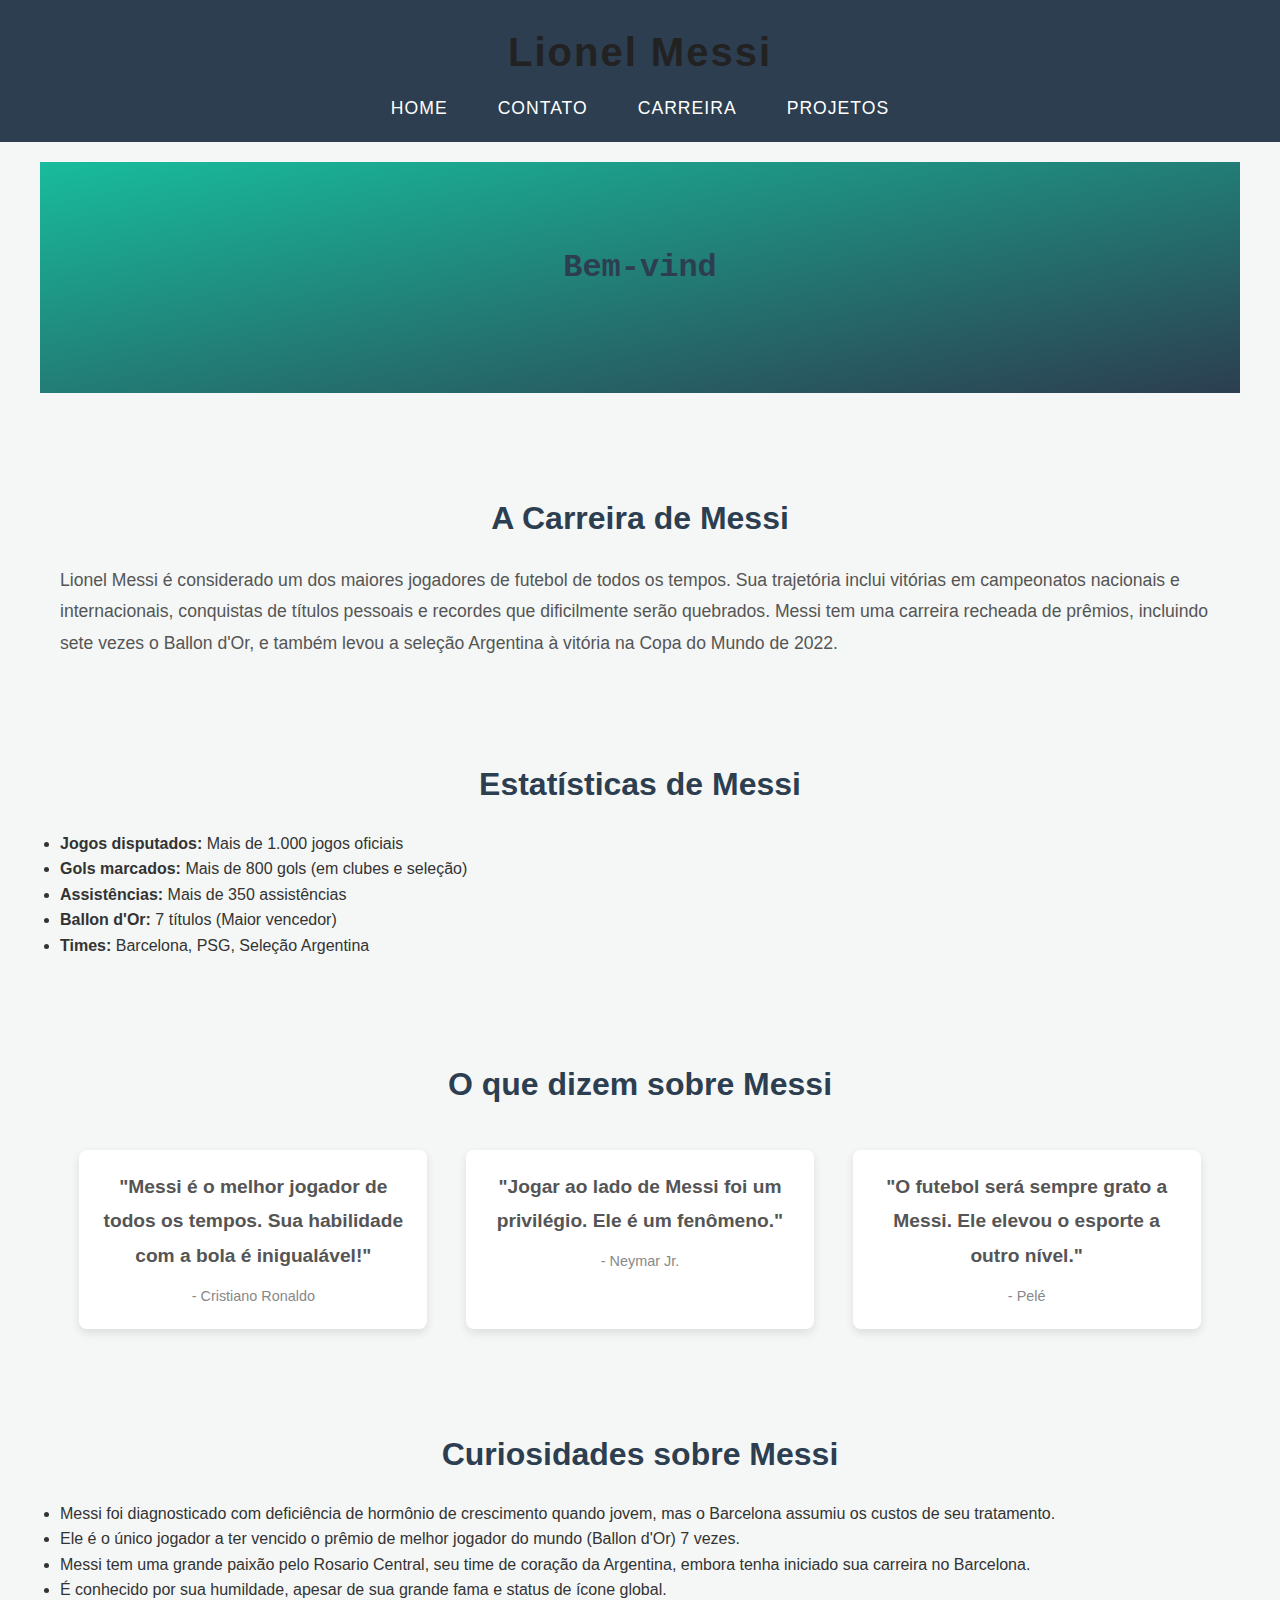
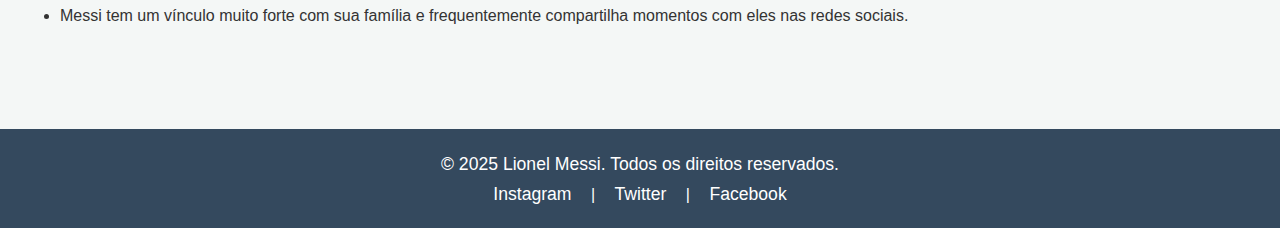
<file: index.html>
<!DOCTYPE html>
<html lang="pt-br">
<head>
    <meta charset="UTF-8">
    <meta name="viewport" content="width=device-width, initial-scale=1.0">
    <title>Lionel Messi - O Melhor do Mundo</title>
    <link rel="stylesheet" href="style.css">
</head>
<body>

    <!-- Header com o nome e navegação -->
    <header>
        <h1>Lionel Messi</h1>
        <nav>
            <ul>
                <li><a href="index.html">Home</a></li>
                <li><a href="contato.html">Contato</a></li>
                <li><a href="carreira.html">Carreira</a></li>
                <li><a href="projetos.html">Projetos</a></li>
            </ul>
        </nav>
    </header>

    <!-- Seção de Introdução com Efeito de Digitação -->
    <section id="intro">
        <h2 id="typed-output"></h2>
    </section>

    <!-- Seção de Carreira -->
    <main>
        <section>
            <h2>A Carreira de Messi</h2>
            <p>Lionel Messi é considerado um dos maiores jogadores de futebol de todos os tempos. Sua trajetória inclui vitórias em campeonatos nacionais e internacionais, conquistas de títulos pessoais e recordes que dificilmente serão quebrados. Messi tem uma carreira recheada de prêmios, incluindo sete vezes o Ballon d'Or, e também levou a seleção Argentina à vitória na Copa do Mundo de 2022.</p>
        </section>

        <section>
            <h2>Estatísticas de Messi</h2>
            <ul>
                <li><strong>Jogos disputados:</strong> Mais de 1.000 jogos oficiais</li>
                <li><strong>Gols marcados:</strong> Mais de 800 gols (em clubes e seleção)</li>
                <li><strong>Assistências:</strong> Mais de 350 assistências</li>
                <li><strong>Ballon d'Or:</strong> 7 títulos (Maior vencedor)</li>
                <li><strong>Times:</strong> Barcelona, PSG, Seleção Argentina</li>
            </ul>
        </section>

        <!-- Seção de Depoimentos -->
        <section>
            <h2>O que dizem sobre Messi</h2>
            <div class="testimonials">
                <div class="testimonial">
                    <p>"Messi é o melhor jogador de todos os tempos. Sua habilidade com a bola é inigualável!"</p>
                    <p>- Cristiano Ronaldo</p>
                </div>
                <div class="testimonial">
                    <p>"Jogar ao lado de Messi foi um privilégio. Ele é um fenômeno."</p>
                    <p>- Neymar Jr.</p>
                </div>
                <div class="testimonial">
                    <p>"O futebol será sempre grato a Messi. Ele elevou o esporte a outro nível."</p>
                    <p>- Pelé</p>
                </div>
            </div>
        </section>

        <!-- Curiosidades -->
        <section>
            <h2>Curiosidades sobre Messi</h2>
            <ul>
                <li>Messi foi diagnosticado com deficiência de hormônio de crescimento quando jovem, mas o Barcelona assumiu os custos de seu tratamento.</li>
                <li>Ele é o único jogador a ter vencido o prêmio de melhor jogador do mundo (Ballon d'Or) 7 vezes.</li>
                <li>Messi tem uma grande paixão pelo Rosario Central, seu time de coração da Argentina, embora tenha iniciado sua carreira no Barcelona.</li>
                <li>É conhecido por sua humildade, apesar de sua grande fama e status de ícone global.</li>
                <li>Messi tem um vínculo muito forte com sua família e frequentemente compartilha momentos com eles nas redes sociais.</li>
            </ul>
        </section>
    </main>

    <!-- Footer com Links de Redes Sociais -->
    <footer>
        <p>&copy; 2025 Lionel Messi. Todos os direitos reservados.</p>
        <div>
            <a href="https://www.instagram.com/leomessi/" target="_blank">Instagram</a> |
            <a href="https://twitter.com/FCBarcelona" target="_blank">Twitter</a> |
            <a href="https://www.facebook.com/leomessi" target="_blank">Facebook</a>
        </div>
    </footer>

    <script>
        // Efeito de digitação na introdução
        const typedOutput = document.getElementById('typed-output');
        const text = "Bem-vindo ao site oficial de Lionel Messi! Explore sua carreira, projetos e muito mais.";
        let index = 0;

        function typeText() {
            if (index < text.length) {
                typedOutput.innerHTML += text.charAt(index);
                index++;
                setTimeout(typeText, 100);
            }
        }

        typeText(); // Inicia a digitação
    </script>

</body>
</html>
</file>
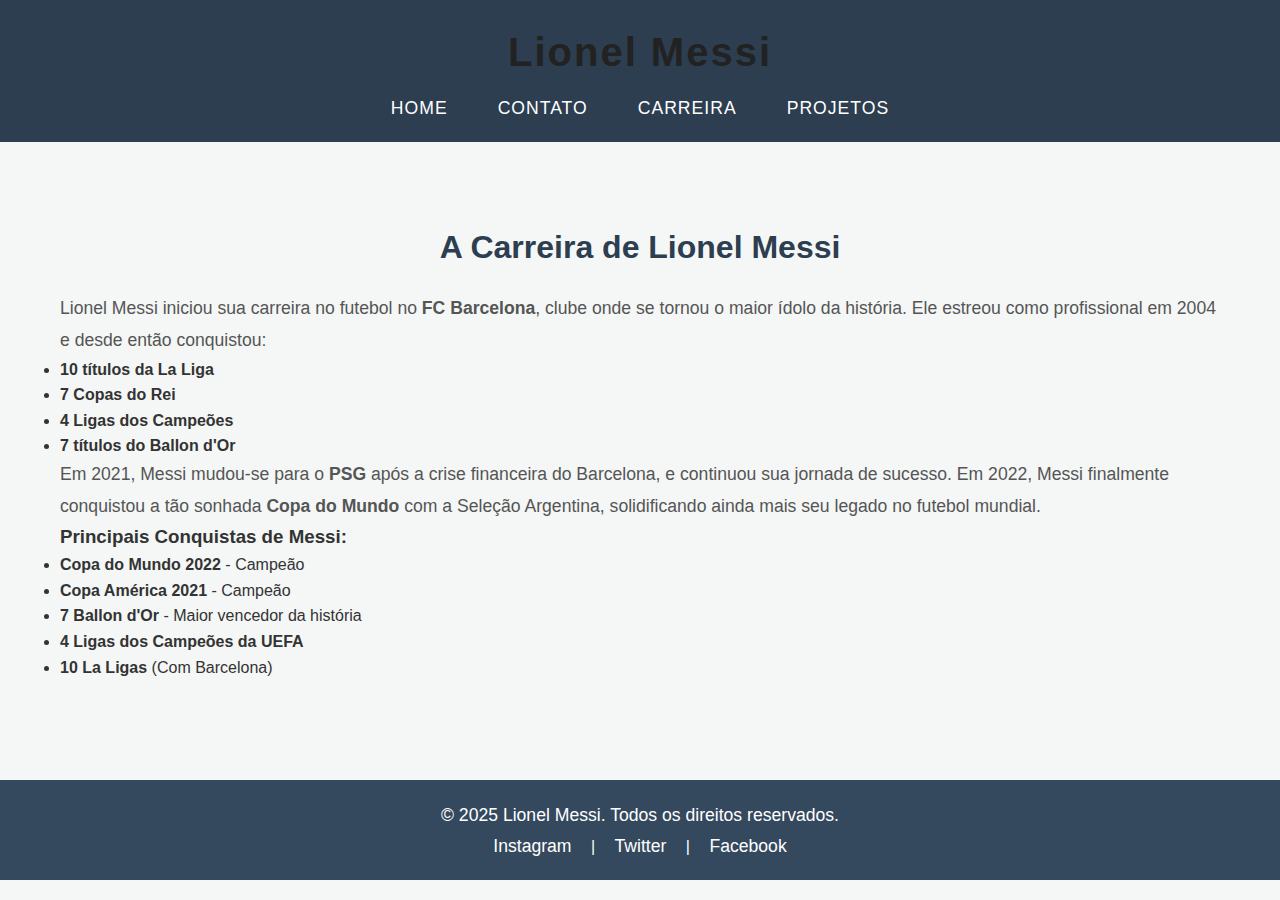
<file: carreira.html>
<!DOCTYPE html>
<html lang="pt-br">
<head>
    <meta charset="UTF-8">
    <meta name="viewport" content="width=device-width, initial-scale=1.0">
    <title>Carreira de Messi</title>
    <link rel="stylesheet" href="style.css">
</head>
<body>
    <header>
        <h1>Lionel Messi</h1>
        <nav>
            <ul>
                <li><a href="index.html">Home</a></li>
                <li><a href="contato.html">Contato</a></li>
                <li><a href="carreira.html">Carreira</a></li>
                <li><a href="projetos.html">Projetos</a></li>
            </ul>
        </nav>
    </header>

    <main>
        <section>
            <h2>A Carreira de Lionel Messi</h2>
            <p>Lionel Messi iniciou sua carreira no futebol no <strong>FC Barcelona</strong>, clube onde se tornou o maior ídolo da história. Ele estreou como profissional em 2004 e desde então conquistou:</p>
            <ul>
                <li><strong>10 títulos da La Liga</strong></li>
                <li><strong>7 Copas do Rei</strong></li>
                <li><strong>4 Ligas dos Campeões</strong></li>
                <li><strong>7 títulos do Ballon d'Or</strong></li>
            </ul>
            <p>Em 2021, Messi mudou-se para o <strong>PSG</strong> após a crise financeira do Barcelona, e continuou sua jornada de sucesso. Em 2022, Messi finalmente conquistou a tão sonhada <strong>Copa do Mundo</strong> com a Seleção Argentina, solidificando ainda mais seu legado no futebol mundial.</p>

            <h3>Principais Conquistas de Messi:</h3>
            <ul>
                <li><strong>Copa do Mundo 2022</strong> - Campeão</li>
                <li><strong>Copa América 2021</strong> - Campeão</li>
                <li><strong>7 Ballon d'Or</strong> - Maior vencedor da história</li>
                <li><strong>4 Ligas dos Campeões da UEFA</strong></li>
                <li><strong>10 La Ligas</strong> (Com Barcelona)</li>
            </ul>
        </section>
    </main>

    <footer>
        <p>&copy; 2025 Lionel Messi. Todos os direitos reservados.</p>
        <div>
            <a href="https://www.instagram.com/leomessi/" target="_blank">Instagram</a> |
            <a href="https://twitter.com/FCBarcelona" target="_blank">Twitter</a> |
            <a href="https://www.facebook.com/leomessi" target="_blank">Facebook</a>
        </div>
    </footer>
</body>
</html>
</file>
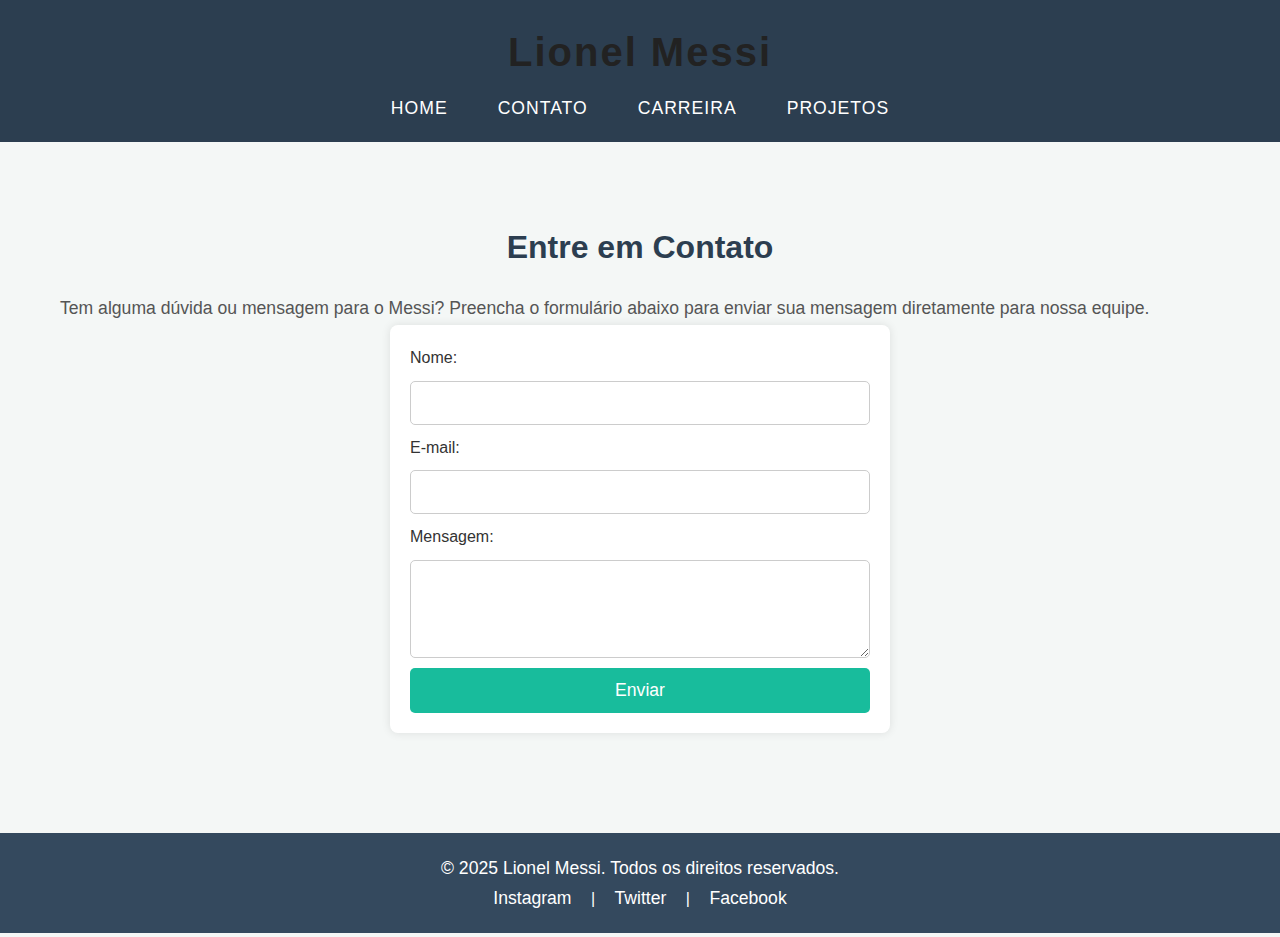
<file: contato.html>
<!DOCTYPE html>
<html lang="pt-br">
<head>
    <meta charset="UTF-8">
    <meta name="viewport" content="width=device-width, initial-scale=1.0">
    <title>Contato - Lionel Messi</title>
    <link rel="stylesheet" href="style.css">
</head>
<body>
    <header>
        <h1>Lionel Messi</h1>
        <nav>
            <ul>
                <li><a href="index.html">Home</a></li>
                <li><a href="contato.html">Contato</a></li>
                <li><a href="carreira.html">Carreira</a></li>
                <li><a href="projetos.html">Projetos</a></li>
            </ul>
        </nav>
    </header>

    <main>
        <section>
            <h2>Entre em Contato</h2>
            <p>Tem alguma dúvida ou mensagem para o Messi? Preencha o formulário abaixo para enviar sua mensagem diretamente para nossa equipe.</p>

            <form action="envio.php" method="POST">
                <label for="nome">Nome:</label>
                <input type="text" id="nome" name="nome" required>

                <label for="email">E-mail:</label>
                <input type="email" id="email" name="email" required>

                <label for="mensagem">Mensagem:</label>
                <textarea id="mensagem" name="mensagem" rows="4" required></textarea>

                <button type="submit">Enviar</button>
            </form>
        </section>
    </main>

    <footer>
        <p>&copy; 2025 Lionel Messi. Todos os direitos reservados.</p>
        <div>
            <a href="https://www.instagram.com/leomessi/" target="_blank">Instagram</a> |
            <a href="https://twitter.com/FCBarcelona" target="_blank">Twitter</a> |
            <a href="https://www.facebook.com/leomessi" target="_blank">Facebook</a>
        </div>
    </footer>
</body>
</html>
</file>
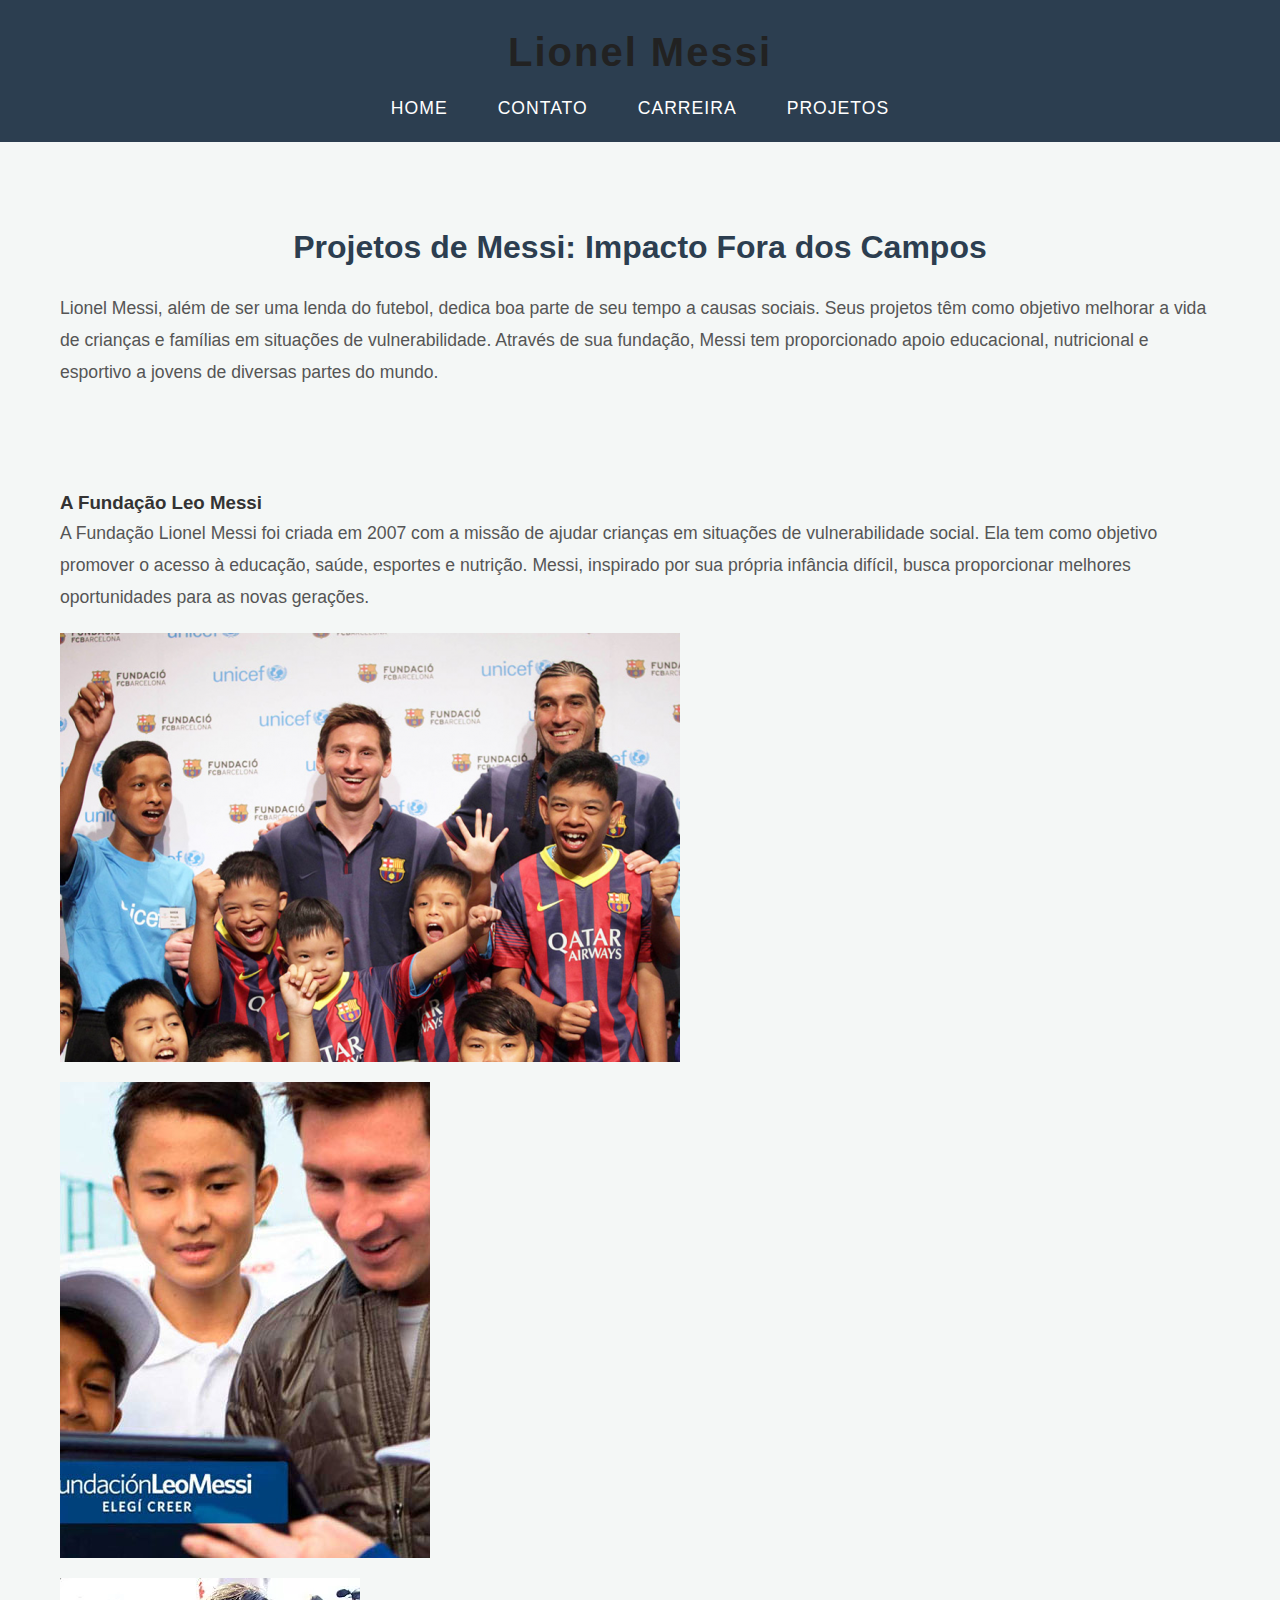
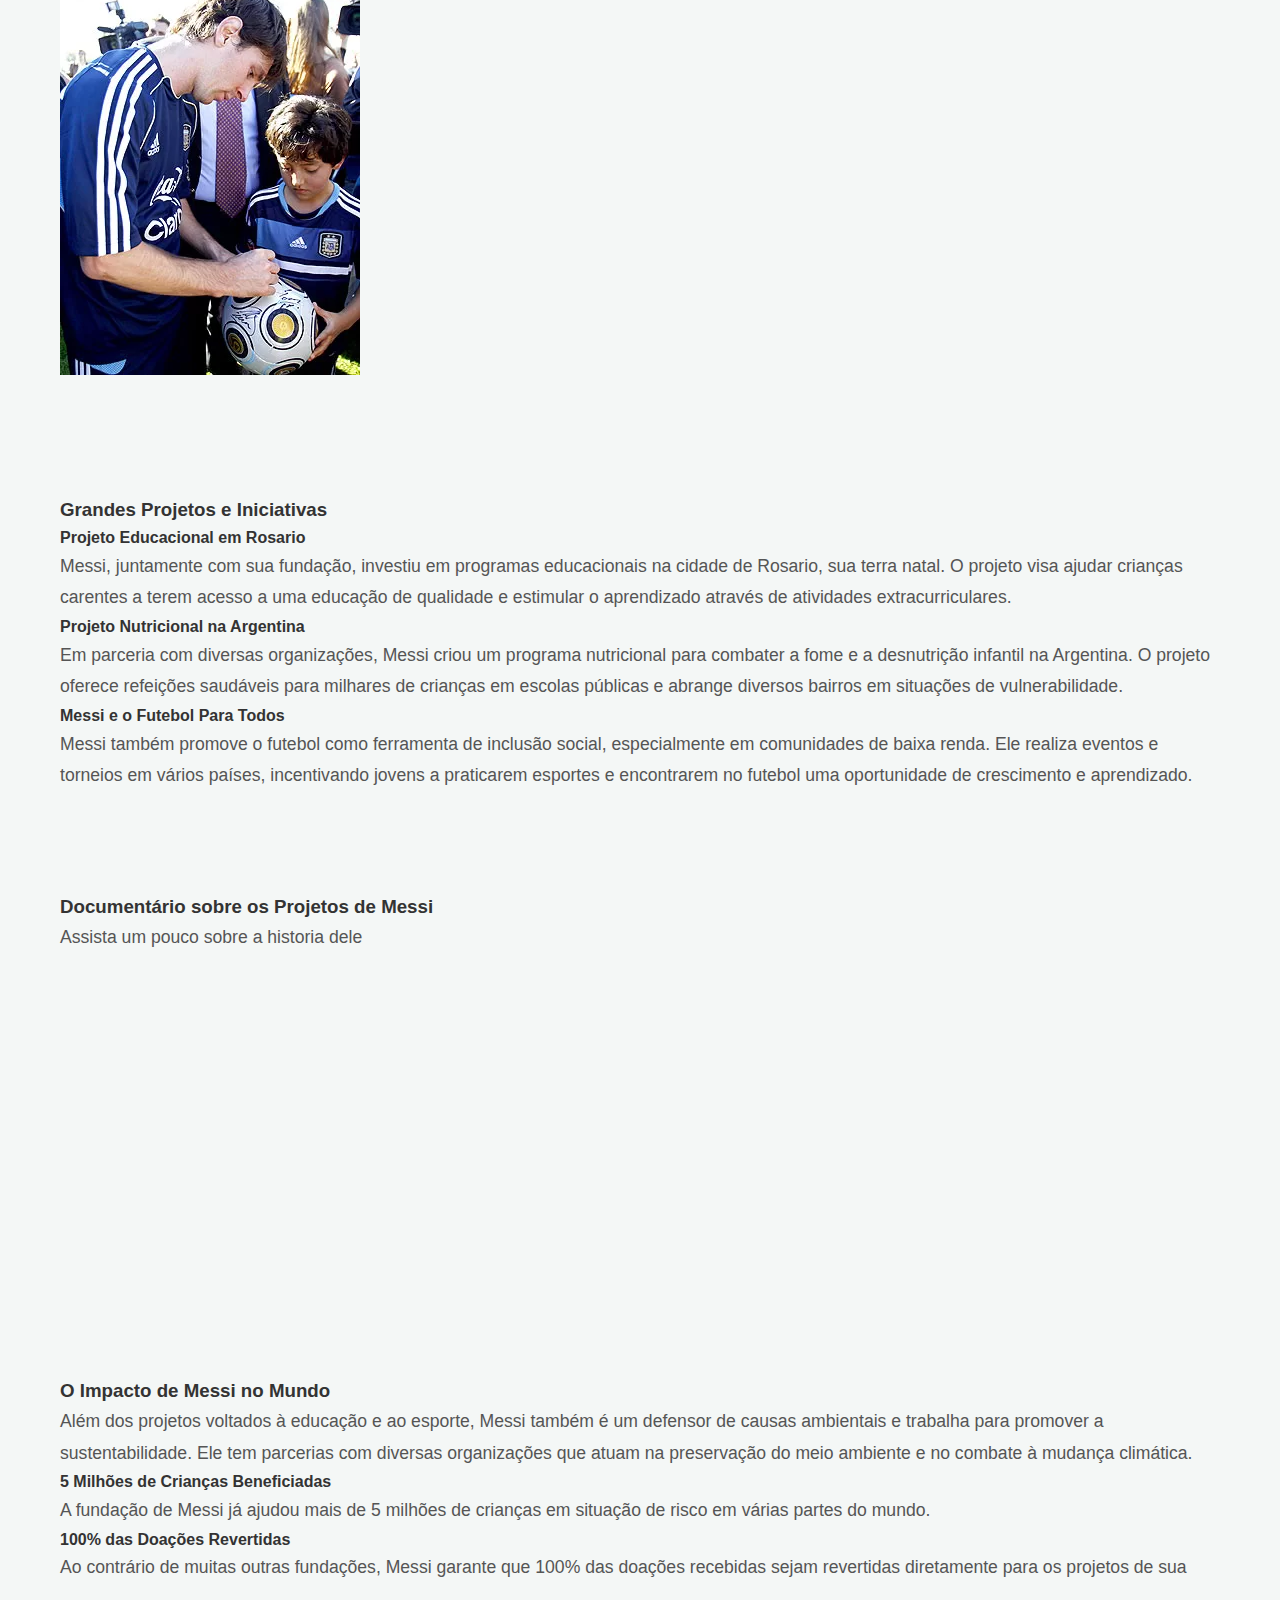
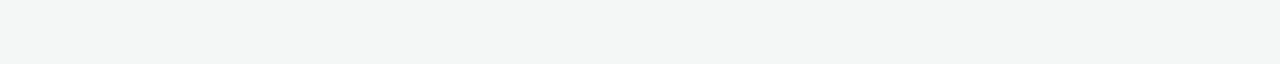
<file: projetos.html>
<!DOCTYPE html>
<html lang="pt-br">
<head>
    <meta charset="UTF-8">
    <meta name="viewport" content="width=device-width, initial-scale=1.0">
    <title>Projetos de Messi</title>
    <link rel="stylesheet" href="style.css">
</head>
<body>
    <header>
        <h1>Lionel Messi</h1>
        <nav>
            <ul>
                <li><a href="index.html">Home</a></li>
                <li><a href="contato.html">Contato</a></li>
                <li><a href="carreira.html">Carreira</a></li>
                <li><a href="projetos.html">Projetos</a></li>
            </ul>
        </nav>
    </header>

    <main>
        <section class="intro">
            <h2>Projetos de Messi: Impacto Fora dos Campos</h2>
            <p>Lionel Messi, além de ser uma lenda do futebol, dedica boa parte de seu tempo a causas sociais. Seus projetos têm como objetivo melhorar a vida de crianças e famílias em situações de vulnerabilidade. Através de sua fundação, Messi tem proporcionado apoio educacional, nutricional e esportivo a jovens de diversas partes do mundo.</p>
        </section>

        <section class="fundacao">
            <h3>A Fundação Leo Messi</h3>
            <p>A Fundação Lionel Messi foi criada em 2007 com a missão de ajudar crianças em situações de vulnerabilidade social. Ela tem como objetivo promover o acesso à educação, saúde, esportes e nutrição. Messi, inspirado por sua própria infância difícil, busca proporcionar melhores oportunidades para as novas gerações.</p>
            <div class="fundacao-gallery">
                <img src="img/slide_frontpage_deporte-620x429-83b5c5ea.png" alt="Projeto de esporte com a Fundação Messi">
                <img src="fundacao-2.jpg" alt="Atividades educacionais da Fundação Messi">
                <img src="img/messi_criancas_treino_efe_30.webp" alt="Crianças recebendo ajuda da Fundação Messi">
            </div>
        </section>

        <section class="projetos-grandes">
            <h3>Grandes Projetos e Iniciativas</h3>
            <div class="projeto">
                <h4>Projeto Educacional em Rosario</h4>
                <p>Messi, juntamente com sua fundação, investiu em programas educacionais na cidade de Rosario, sua terra natal. O projeto visa ajudar crianças carentes a terem acesso a uma educação de qualidade e estimular o aprendizado através de atividades extracurriculares.</p>
            </div>

            <div class="projeto">
                <h4>Projeto Nutricional na Argentina</h4>
                <p>Em parceria com diversas organizações, Messi criou um programa nutricional para combater a fome e a desnutrição infantil na Argentina. O projeto oferece refeições saudáveis para milhares de crianças em escolas públicas e abrange diversos bairros em situações de vulnerabilidade.</p>
            </div>

            <div class="projeto">
                <h4>Messi e o Futebol Para Todos</h4>
                <p>Messi também promove o futebol como ferramenta de inclusão social, especialmente em comunidades de baixa renda. Ele realiza eventos e torneios em vários países, incentivando jovens a praticarem esportes e encontrarem no futebol uma oportunidade de crescimento e aprendizado.</p>
            </div>
        </section>

        <section class="videos">
            <h3>Documentário sobre os Projetos de Messi</h3>
            <p>Assista um pouco sobre a historia dele</p>
            <iframe width="560" height="315" src="https://www.youtube.com/embed/TFexgoAwSxg?si=1_akWZyt8IY-ZFTH" title="YouTube video player" frameborder="0" allow="accelerometer; autoplay; clipboard-write; encrypted-media; gyroscope; picture-in-picture; web-share" referrerpolicy="strict-origin-when-cross-origin" allowfullscreen></iframe>   
        </section>

        <section class="impacto">
            <h3>O Impacto de Messi no Mundo</h3>
            <p>Além dos projetos voltados à educação e ao esporte, Messi também é um defensor de causas ambientais e trabalha para promover a sustentabilidade. Ele tem parcerias com diversas organizações que atuam na preservação do meio ambiente e no combate à mudança climática.</p>
            <div class="impacto-stats">
                <div class="stat">
                    <h4>5 Milhões de Crianças Beneficiadas</h4>
                    <p>A fundação de Messi já ajudou mais de 5 milhões de crianças em situação de risco em várias partes do mundo.</p>
                </div>
                <div class="stat">
                    <h4>100% das Doações Revertidas</h4>
                    <p>Ao contrário de muitas outras fundações, Messi garante que 100% das doações recebidas sejam revertidas diretamente para os projetos de sua
</file>
<file: style.css>
/* Reset básico */
* {
    margin: 0;
    padding: 0;
    box-sizing: border-box;
}

body {
    font-family: Arial, sans-serif;
    background-color: #f4f4f4;
    color: #333;
}

header {
    background-color: #333;
    color: #fff;
    padding: 10px;
    text-align: center;
}

nav ul {
    list-style: none;
    padding: 0;
}

nav ul li {
    display: inline;
    margin: 0 15px;
}

nav ul li a {
    color: #fff;
    text-decoration: none;
    font-size: 1.2rem;
}

footer {
    background-color: #333;
    color: #fff;
    text-align: center;
    padding: 10px;
    margin-top: 20px;
}

main {
    padding: 20px;
}

h1, h2 {
    color: #222;
}

form {
    background-color: #fff;
    padding: 20px;
    border-radius: 8px;
    box-shadow: 0 0 10px rgba(0, 0, 0, 0.1);
}

input, textarea {
    width: 100%;
    padding: 10px;
    margin: 10px 0;
    border: 1px solid #ddd;
    border-radius: 4px;
}

button {
    background-color: #333;
    color: #fff;
    padding: 10px 20px;
    border: none;
    cursor: pointer;
    border-radius: 4px;
}

button:hover {
    background-color: #555;
}

table {
    width: 100%;}
   
/* Reset básico */
* {
    margin: 0;
    padding: 0;
    box-sizing: border-box;
}

body {
    font-family: 'Arial', sans-serif;
    background-color: #f4f4f4;
    color: #333;
    line-height: 1.6;
}

header {
    background-color: #2c3e50;
    color: #fff;
    padding: 20px 0;
    text-align: center;
}

header h1 {
    font-size: 2.5rem;
    margin-bottom: 10px;
}

nav ul {
    list-style: none;
    padding: 0;
}

nav ul li {
    display: inline;
    margin: 0 20px;
}

nav ul li a {
    color: #fff;
    text-decoration: none;
    font-size: 1.2rem;
    transition: color 0.3s;
}

nav ul li a:hover {
    color: #18bc9c;
}

footer {
    background-color: #2c3e50;
    color: #fff;
    text-align: center;
    padding: 10px;
    margin-top: 20px;
}

main {
    padding: 20px;
}

h1, h2 {
    color: #222;
}

section {
    margin-bottom: 30px;
}

section h2 {
    font-size: 2rem;
    margin-bottom: 15px;
}

p {
    font-size: 1.1rem;
    line-height: 1.8;
}

/* Formulário de contato */
form {
    background-color: #fff;
    padding: 20px;
    border-radius: 8px;
    box-shadow: 0 0 10px rgba(0, 0, 0, 0.1);
    max-width: 600px;
    margin: 0 auto;
}

input, textarea {
    width: 100%;
    padding: 10px;
    margin: 10px 0;
    border: 1px solid #ccc;
    border-radius: 4px;
    font-size: 1rem;
}

button {
    background-color: #18bc9c;
    color: #fff;
    padding: 12px 20px;
    border: none;
    cursor: pointer;
    border-radius: 4px;
    font-size: 1.1rem;
    transition: background-color 0.3s;
}

button:hover {
    background-color: #16a085;
}

button:focus {
    outline: none;
}

/* Estilizando tabelas */
table {
    width: 100%;
    border-collapse: collapse;
    margin-top: 20px;
}

table th, table td {
    padding: 10px;
    text-align: left;
    border: 1px solid #ddd;
}

table th {
    background-color: #18bc9c;
    color: white;
}

table tr:nth-child(even) {
    background-color: #f4f4f4;
}

table tr:hover {
    background-color: #e9ecef;
    cursor: pointer;
}

/* Imagens */
img {
    max-width: 100%;
    height: auto;
    display: block;
    margin: 20px 0;
}

/* Responsividade */
@media (max-width: 768px) {
    header h1 {
        font-size: 2rem;
    }

    nav ul li {
        display: block;
        margin: 10px 0;
    }

    main {
        padding: 10px;
    }

    form {
        padding: 15px;
    }
}
/* Reset básico para garantir que o layout fique consistente em diferentes navegadores */
* {
    margin: 0;
    padding: 0;
    box-sizing: border-box;
}

/* Corpo da página */
body {
    font-family: 'Arial', sans-serif;
    background-color: #f4f7f6;
    color: #333;
    line-height: 1.6;
}

/* Header */
header {
    background-color: #2c3e50;
    color: #fff;
    padding: 20px 0;
    text-align: center;
}

header h1 {
    font-family: 'Roboto', sans-serif;
    font-size: 2.5rem;
    letter-spacing: 2px;
}

nav ul {
    list-style: none;
    display: flex;
    justify-content: center;
    margin-top: 10px;
}

nav ul li {
    margin: 0 15px;
}

nav ul li a {
    color: #fff;
    text-decoration: none;
    font-size: 1.1rem;
    padding: 10px;
    text-transform: uppercase;
    letter-spacing: 1px;
    transition: color 0.3s, background-color 0.3s;
}

nav ul li a:hover {
    color: #18bc9c;
    background-color: #34495e;
    border-radius: 5px;
}

/* Introdução com animação de digitação */
#intro {
    text-align: center;
    padding: 80px 0;
    background: linear-gradient(to bottom right, #18bc9c, #2c3e50);
    color: white;
}

#typed-output {
    font-size: 2rem;
    font-weight: bold;
    font-family: 'Courier New', Courier, monospace;
}

/* Seções */
section {
    padding: 40px 20px;
    margin: 20px auto;
    max-width: 1200px;
}

section h2 {
    font-size: 2rem;
    color: #2c3e50;
    margin-bottom: 20px;
    text-align: center;
}

section p {
    font-size: 1.1rem;
    line-height: 1.8;
    color: #555;
}

/* Depoimentos */
.testimonials {
    display: flex;
    justify-content: space-around;
    margin-top: 40px;
}

.testimonial {
    background-color: #fff;
    padding: 20px;
    width: 30%;
    border-radius: 8px;
    box-shadow: 0 4px 10px rgba(0, 0, 0, 0.1);
    text-align: center;
    transition: transform 0.3s, box-shadow 0.3s;
}

.testimonial:hover {
    transform: scale(1.05);
    box-shadow: 0 8px 20px rgba(0, 0, 0, 0.15);
}

.testimonial p {
    font-size: 1.1rem;
    color: #555;
}

.testimonial p:first-child {
    font-weight: bold;
    font-size: 1.2rem;
}

.testimonial p:last-child {
    margin-top: 10px;
    font-size: 0.9rem;
    color: #888;
}

/* Galeria de Imagens */
.image-gallery {
    display: flex;
    justify-content: space-between;
    margin-top: 20px;
}

.image-gallery img {
    width: 32%;
    height: auto;
    border-radius: 10px;
    transition: transform 0.3s, box-shadow 0.3s;
}

.image-gallery img:hover {
    transform: scale(1.05);
    box-shadow: 0 4px 15px rgba(0, 0, 0, 0.1);
}

/* Tabelas */
table {
    width: 100%;
    margin-top: 20px;
    border-collapse: collapse;
}

table th, table td {
    padding: 12px;
    text-align: left;
    border-bottom: 1px solid #ddd;
}

table th {
    background-color: #34495e;
    color: #fff;
}

table tr:hover {
    background-color: #f2f2f2;
}

/* Formulário de Contato */
form {
    display: flex;
    flex-direction: column;
    max-width: 500px;
    margin: 0 auto;
}

form input, form textarea {
    padding: 12px;
    margin: 10px 0;
    border: 1px solid #ccc;
    border-radius: 5px;
    font-size: 1rem;
}

form button {
    padding: 12px;
    background-color: #18bc9c;
    color: #fff;
    border: none;
    border-radius: 5px;
    cursor: pointer;
    transition: background-color 0.3s;
}

form button:hover {
    background-color: #2c3e50;
}

/* Footer */
footer {
    background-color: #34495e;
    color: white;
    text-align: center;
    padding: 20px;
}

footer a {
    color: #fff;
    text-decoration: none;
    padding: 5px;
    margin: 0 10px;
    font-size: 1.1rem;
    transition: color 0.3s;
}

footer a:hover {
    color: #18bc9c;
}
</file>
